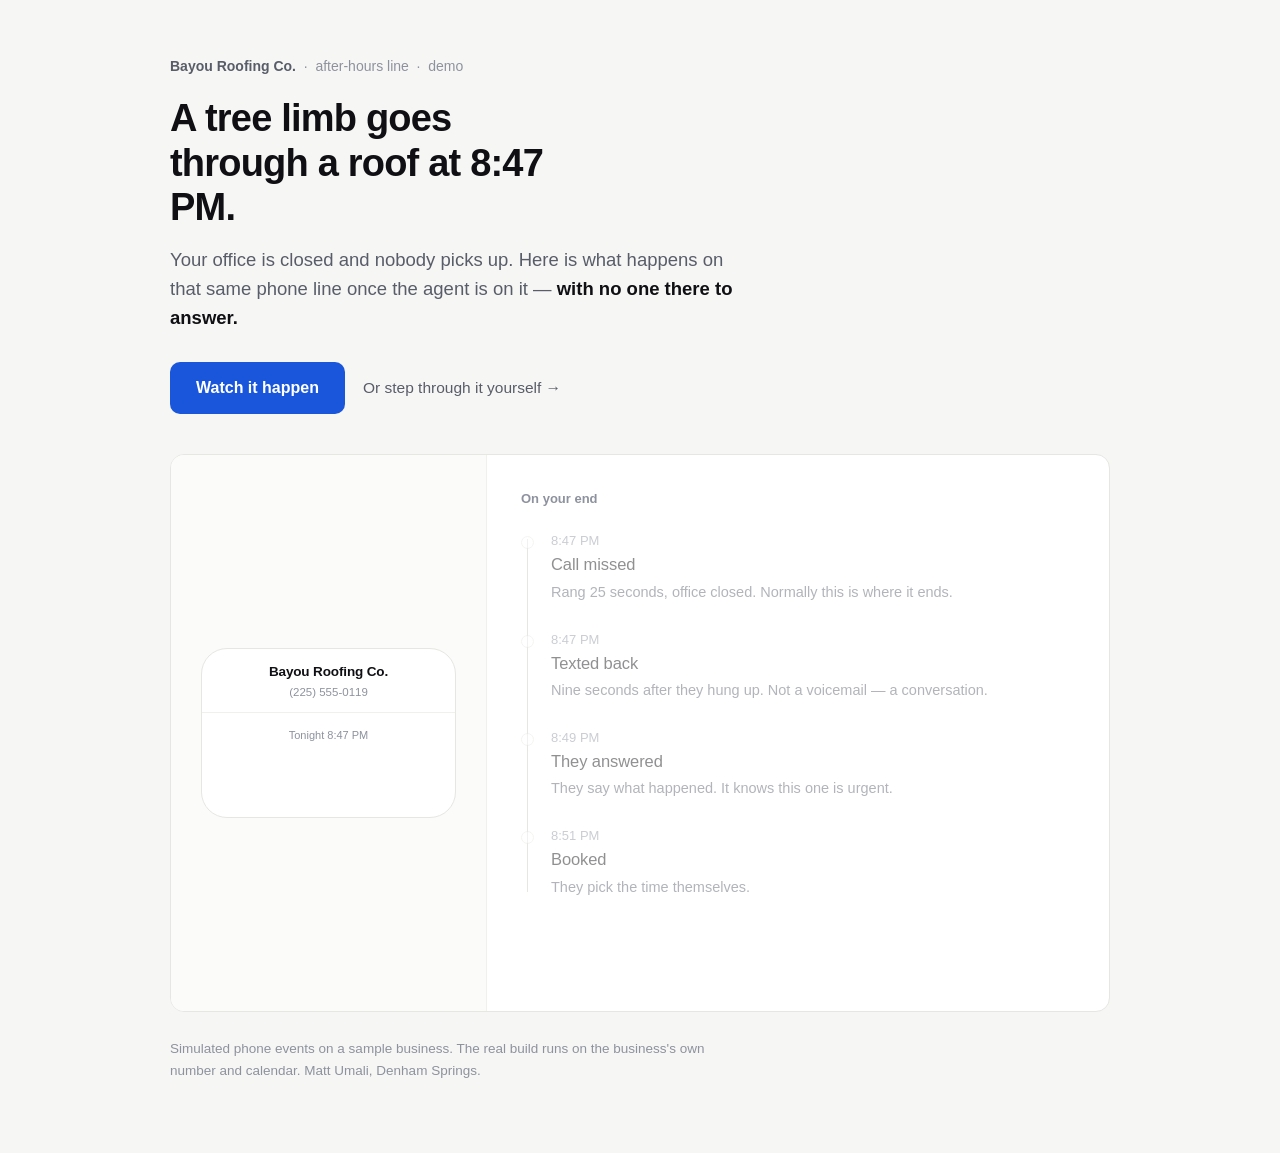
<file: index.html>
<!doctype html>
<html lang="en">
<head>
<meta charset="utf-8">
<title>AI Office Agent — Live Demo</title>
<meta name="viewport" content="width=device-width, initial-scale=1">
<link rel="icon" href="data:image/svg+xml,%3Csvg xmlns='http://www.w3.org/2000/svg' viewBox='0 0 64 64'%3E%3Crect width='64' height='64' rx='14' fill='%231a56db'/%3E%3Cpath d='M16 22h32v20H30l-8 8v-8h-6z' fill='%23fff'/%3E%3C/svg%3E">
<meta name="description" content="A missed after-hours call turns into a booked job in four minutes, with nobody answering the phone.">
<style>
  :root {
    --page:    #f6f6f4;
    --surface: #ffffff;
    --ink:     #101014;
    --ink-2:   #585d69;
    --ink-3:   #8d929e;
    --line:    #e6e6e2;
    --line-2:  #f0f0ed;
    --accent:  #1a56db;
    --radius: 14px;
    --font: -apple-system, BlinkMacSystemFont, "Segoe UI", Roboto, "Helvetica Neue", Arial, sans-serif;
  }
  * { margin: 0; padding: 0; box-sizing: border-box; }
  html { -webkit-text-size-adjust: 100%; }
  body {
    background: var(--page); color: var(--ink); font-family: var(--font);
    font-size: 17px; line-height: 1.55; padding: 56px 24px 72px;
    -webkit-font-smoothing: antialiased;
  }
  .wrap { max-width: 940px; margin: 0 auto; }

  /* ---------- opening: the story, stated once ---------- */
  .eyebrow { font-size: 14px; color: var(--ink-3); margin-bottom: 18px; }
  .eyebrow b { color: var(--ink-2); font-weight: 600; }
  h1 { font-size: 38px; line-height: 1.18; letter-spacing: -.021em; font-weight: 650; max-width: 20ch; }
  .lede { margin-top: 16px; font-size: 18.5px; color: var(--ink-2); max-width: 56ch; }
  .lede b { color: var(--ink); font-weight: 600; }

  .actions { display: flex; align-items: center; gap: 18px; margin: 30px 0 40px; flex-wrap: wrap; }
  .btn {
    font-family: var(--font); font-size: 16px; font-weight: 600; cursor: pointer;
    background: var(--accent); color: #fff; border: 0; border-radius: 10px;
    padding: 0 26px; height: 52px; line-height: 52px;
  }
  .btn:hover { background: #1449bd; }
  .linkbtn {
    background: none; border: 0; font-family: var(--font); font-size: 15.5px; color: var(--ink-2);
    cursor: pointer; padding: 8px 0; text-align: left;
  }
  .linkbtn:hover { color: var(--ink); }
  .linkbtn:disabled { color: var(--ink-3); cursor: default; }

  /* ---------- the story itself ---------- */
  .stage {
    background: var(--surface); border: 1px solid var(--line); border-radius: var(--radius);
    display: grid; grid-template-columns: 316px 1fr; overflow: hidden;
  }
  .stage .left { padding: 30px; border-right: 1px solid var(--line-2); background: #fbfbfa;
                 display: flex; align-items: center; justify-content: center; }
  .stage .right { padding: 34px 34px 30px; }

  /* phone — the surface the customer actually touches */
  .phone { width: 256px; margin: 0 auto; border-radius: 26px; background: #fff;
           border: 1px solid var(--line); overflow: hidden; }
  .phone-top { padding: 13px 14px 11px; border-bottom: 1px solid var(--line-2); text-align: center; }
  .phone-top .who { font-size: 13.5px; font-weight: 600; letter-spacing: -.01em; }
  .phone-top .sub { font-size: 11.5px; color: var(--ink-3); margin-top: 1px; }
  .thread { min-height: 104px; max-height: 340px; overflow-y: auto; padding: 14px 12px; display: flex; flex-direction: column; gap: 7px; }
  .thread::-webkit-scrollbar { width: 0; }
  .thread { -webkit-mask-image: linear-gradient(to bottom, transparent 0, #000 18px);
                    mask-image: linear-gradient(to bottom, transparent 0, #000 18px); }
  .when { text-align: center; font-size: 11px; color: var(--ink-3); margin-bottom: 3px; }
  .msg { max-width: 84%; padding: 9px 13px; font-size: 13.5px; line-height: 1.42; border-radius: 17px; animation: rise .26s ease; }
  .msg.them { background: #ececf0; color: var(--ink); align-self: flex-start; border-bottom-left-radius: 5px; }
  .msg.agent { background: var(--accent); color: #fff; align-self: flex-end; border-bottom-right-radius: 5px; }
  .msg .tap { display: block; margin-top: 8px; background: rgba(255,255,255,.19); border-radius: 9px;
              padding: 9px 11px; font-weight: 600; text-align: center; cursor: pointer; }
  .msg .tap:hover { background: rgba(255,255,255,.29); }
  .dots { align-self: flex-end; background: #ececf0; border-radius: 17px; border-bottom-right-radius: 5px;
          padding: 12px 14px; display: flex; gap: 4px; }
  .dots i { width: 6px; height: 6px; border-radius: 50%; background: #a6a9b2; animation: blink 1.15s infinite; }
  .dots i:nth-child(2) { animation-delay: .17s; } .dots i:nth-child(3) { animation-delay: .34s; }
  @keyframes blink { 0%, 60%, 100% { opacity: .3 } 30% { opacity: 1 } }
  @keyframes rise { from { opacity: 0; transform: translateY(5px) } to { opacity: 1; transform: none } }

  /* booking sheet, inside the phone where it belongs */
  .sheet { border-top: 1px solid var(--line-2); padding: 13px 12px 14px; display: none; }
  .sheet.on { display: block; animation: rise .3s ease; }
  .sheet .h { font-size: 12.5px; font-weight: 600; margin-bottom: 9px; }
  .slots { display: grid; grid-template-columns: 1fr 1fr; gap: 7px; }
  .slot { border: 1px solid var(--line); border-radius: 9px; padding: 10px 6px; text-align: center;
          font-size: 12.5px; font-family: var(--font); cursor: pointer; background: #fff; color: var(--ink); }
  .slot:hover { border-color: var(--accent); color: var(--accent); }
  .slot.taken { background: var(--accent); border-color: var(--accent); color: #fff; font-weight: 600; }

  /* the trail — what the owner sees happen. no dashboard. */
  .right h2 { font-size: 13px; font-weight: 600; color: var(--ink-3); margin-bottom: 22px; }
  .trail { list-style: none; position: relative; }
  .trail:before { content: ""; position: absolute; left: 6px; top: 8px; bottom: 10px; width: 1px; background: var(--line); }
  .trail li { position: relative; padding: 0 0 26px 30px; opacity: .46; transition: opacity .45s ease; }
  .trail li.on { opacity: 1; }
  .trail li:last-child { padding-bottom: 4px; }
  .trail .dot { position: absolute; left: 0; top: 5px; width: 13px; height: 13px; border-radius: 50%;
                background: var(--surface); border: 1.5px solid var(--line); }
  .trail li.on .dot { background: var(--accent); border-color: var(--accent); }
  .trail .t { font-size: 13px; color: var(--ink-3); font-variant-numeric: tabular-nums; }
  .trail .l { font-size: 16.5px; margin-top: 1px; letter-spacing: -.005em; }
  .trail li.on .l { font-weight: 600; }
  .trail .n { font-size: 14.5px; color: var(--ink-2); margin-top: 3px; }

  /* the single result — this replaces every KPI card */
  .result { margin-top: 30px; padding-top: 26px; border-top: 1px solid var(--line);
            opacity: 0; transform: translateY(6px); transition: opacity .5s ease, transform .5s ease; }
  .result.on { opacity: 1; transform: none; }
  .result .big { font-size: 30px; font-weight: 650; letter-spacing: -.018em; line-height: 1.25; }
  .result .small { margin-top: 10px; font-size: 16px; color: var(--ink-2); max-width: 46ch; }
  .aside { margin-top: 22px; font-size: 15.5px; color: var(--ink-2); max-width: 62ch;
           opacity: 0; transition: opacity .5s ease; }
  .aside.on { opacity: 1; }
  .aside b { color: var(--ink); font-weight: 600; }

  /* ---------- offer ---------- */
  .offer { margin-top: 34px; background: var(--surface); border: 1px solid var(--line);
           border-radius: var(--radius); padding: 34px 34px 30px; display: none; }
  .offer.on { display: block; animation: rise .4s ease; }
  .offer h2 { font-size: 26px; font-weight: 650; letter-spacing: -.018em; max-width: 26ch; }
  .offer .p { margin-top: 12px; font-size: 17px; color: var(--ink-2); max-width: 62ch; }
  .price { display: flex; gap: 40px; flex-wrap: wrap; margin: 28px 0 24px; }
  .price .it .k { font-size: 14px; color: var(--ink-3); }
  .price .it .v { font-size: 25px; font-weight: 650; letter-spacing: -.015em; margin-top: 2px; }
  .price .it .d { font-size: 14px; color: var(--ink-2); margin-top: 3px; max-width: 26ch; }
  .promise { border-left: 2px solid var(--accent); padding: 3px 0 3px 16px; font-size: 16px;
             color: var(--ink-2); max-width: 64ch; margin-bottom: 28px; }
  .promise b { color: var(--ink); font-weight: 600; }
  .cta { display: flex; align-items: center; gap: 20px; flex-wrap: wrap; }
  .cta a.go { background: var(--accent); color: #fff; text-decoration: none; font-size: 16px; font-weight: 600;
              padding: 0 26px; height: 52px; line-height: 52px; border-radius: 10px; display: inline-block; }
  .cta a.go:hover { background: #1449bd; }
  .cta a.tel { color: var(--ink); text-decoration: none; font-size: 16px; font-weight: 600; }
  .cta .sig { font-size: 14.5px; color: var(--ink-3); }

  footer { margin-top: 26px; font-size: 13.5px; color: var(--ink-3); line-height: 1.6; max-width: 76ch; }

  @media (max-width: 860px) {
    body { padding: 34px 18px 56px; font-size: 16px; }
    h1 { font-size: 29px; max-width: none; }
    .lede { font-size: 17px; }
    .actions { gap: 12px; margin: 24px 0 28px; }
    .btn { width: 100%; }
    .linkbtn { width: 100%; text-align: center; }
    .stage { grid-template-columns: 1fr; }
    .stage .left { border-right: 0; border-bottom: 1px solid var(--line-2); padding: 24px 20px;
                   align-items: flex-start; }
    .stage .right { padding: 26px 20px 24px; }
    .phone { width: 100%; max-width: 300px; }
    .thread { max-height: 320px; }
    .result .big { font-size: 24px; }
    .offer { padding: 26px 20px 24px; }
    .offer h2 { font-size: 22px; }
    .price { gap: 24px; }
    .cta a.go { width: 100%; text-align: center; }
  }
</style>
</head>
<body>
<div class="wrap">

  <div class="eyebrow" id="eyebrow"></div>
  <h1 id="hook"></h1>
  <p class="lede" id="lede"></p>

  <div class="actions">
    <button class="btn" id="playBtn" onclick="onPlay()">Watch it happen</button>
    <button class="linkbtn" id="stepBtn" onclick="nextStep()">Or step through it yourself &rarr;</button>
  </div>

  <div class="stage">
    <div class="left">
      <div class="phone">
        <div class="phone-top">
          <div class="who" id="phoneWho"></div>
          <div class="sub" id="phoneSub"></div>
        </div>
        <div class="thread" id="thread"><div class="when">Tonight 8:47 PM</div></div>
        <div class="sheet" id="sheet">
          <div class="h" id="sheetH"></div>
          <div class="slots" id="slots"></div>
        </div>
      </div>
    </div>

    <div class="right">
      <h2>On your end</h2>
      <ul class="trail" id="trail"></ul>
      <div class="result" id="result">
        <div class="big" id="resultBig"></div>
        <div class="small" id="resultSmall"></div>
      </div>
      <div class="aside" id="aside"></div>
    </div>
  </div>

  <div class="offer" id="offer">
    <h2 id="offerH"></h2>
    <p class="p" id="offerP"></p>
    <div class="price" id="price"></div>
    <div class="promise" id="promise"></div>
    <div class="cta" id="cta"></div>
  </div>

  <footer id="foot"></footer>
</div>

<script>
/* ============================================================================
   CONFIG — everything a human would want to change lives here.
   Nothing below this block needs editing to re-price, re-word, or re-brand.

   Per-prospect link (no file editing needed), e.g.
     index.html?co=Guidry%20Roofing&city=Gonzales&trade=roofing&owner=Ray
   Params: co, city, trade (roofing|hvac|plumbing), owner, phone, price, mo
   ========================================================================== */
var CONFIG = {
  seller: { name: 'Matt Umali', email: 'matt.umali579@gmail.com', phone: '', area: 'Denham Springs' },
  offer: {
    build: '$1,500', monthly: '$400/mo',
    buildDesc: 'One time. Built on the phone number and calendar you already use. You own it.',
    monthDesc: 'Optional. I host it, watch it, and send you one page a month showing what it caught.',
    guarantee: 'If it is not texting back your missed calls and booking jobs within 30 days of go-live, ' +
               'I keep working free until it does &mdash; or you get your money back.'
  },
  demoBusiness: { company: 'Bayou Roofing Co.', city: 'Baton Rouge', owner: '', phone: '(225) 555-0119' },
  trade: 'roofing'
};

/* Trade packs — swapping `trade` re-words the whole story, no other edits. */
var TRADES = {
  roofing: {
    hook: 'A tree limb goes through a roof at 8:47 PM.',
    visit: 'roof inspection', sheetH: 'Pick a time for your free roof inspection',
    ask: 'Are you calling about storm damage, a leak, or an estimate?',
    inbound: "A tree limb just went through my garage roof. Water's coming in. Can somebody come look at it?",
    triage: "That's urgent — I'm flagging it as storm damage for the crew.",
    tap: 'Book my free inspection',
    care: "If the water's actively coming in, tarp what you can and stay off the roof — we'll handle it.",
    kind: 'storm damage', jobValue: 8200, jobName: 're-roof',
    quoteAmt: '$9,800', quoteWho: 'Sarah'
  },
  hvac: {
    hook: 'Their AC dies at 8:47 PM with a baby in the house.',
    visit: 'service call', sheetH: 'Pick a time for your service call',
    ask: 'Are you calling about a no-cool, a no-heat, or a new system quote?',
    inbound: "Our AC quit tonight and the house is already 84 degrees with a baby in it. How soon can somebody come out?",
    triage: "That's a no-cool with a child in the house — I'm flagging it as priority for the crew.",
    tap: 'Book my service call',
    care: "Close the blinds on the sun side and leave the fan on AUTO, not ON, until we get there.",
    kind: 'no-cool priority', jobValue: 6400, jobName: 'system replacement',
    quoteAmt: '$7,400', quoteWho: 'Sarah'
  },
  plumbing: {
    hook: 'A water heater bursts at 8:47 PM.',
    visit: 'service call', sheetH: 'Pick a time for your service call',
    ask: 'Are you calling about a leak, a water heater, or an estimate?',
    inbound: "Water heater burst and it's running across the garage floor. Can somebody get out here?",
    triage: "That's an active leak — I'm flagging it as an emergency for the crew.",
    tap: 'Book my service call',
    care: "Shut the valve on top of the heater if you can reach it safely — that stops the flow until we get there.",
    kind: 'burst heater', jobValue: 2400, jobName: 'water heater job',
    quoteAmt: '$3,900', quoteWho: 'Sarah'
  }
};

/* ---- per-prospect link --------------------------------------------------- */
var Q = new URLSearchParams(location.search);
function q(k, d) { var v = Q.get(k); return (v && v.trim()) ? v.trim() : d; }
var TRADE_KEY = (q('trade', CONFIG.trade) || 'roofing').toLowerCase();
if (!TRADES[TRADE_KEY]) { TRADE_KEY = 'roofing'; }
var T = TRADES[TRADE_KEY];
var CO      = q('co', CONFIG.demoBusiness.company);
var OWNER   = q('owner', CONFIG.demoBusiness.owner);
var THEIR   = q('phone', CONFIG.demoBusiness.phone);
var PRICE   = q('price', CONFIG.offer.build);
var MONTHLY = q('mo', CONFIG.offer.monthly);
var NAMED   = !!Q.get('co');

function $(id) { return document.getElementById(id); }
function money(n) { return '$' + n.toLocaleString('en-US'); }

/* ---- the four beats ------------------------------------------------------ */
var BEATS = [
  { t: '8:47 PM', l: 'Call missed',   n: 'Rang 25 seconds, office closed. Normally this is where it ends.' },
  { t: '8:47 PM', l: 'Texted back',   n: 'Nine seconds after they hung up. Not a voicemail — a conversation.' },
  { t: '8:49 PM', l: 'They answered', n: 'They say what happened. It knows this one is urgent.' },
  { t: '8:51 PM', l: 'Booked',        n: 'They pick the time themselves.' }
];

function paint() {
  document.title = CO + ' — AI Office Agent Demo';
  $('eyebrow').innerHTML = '<b>' + CO + '</b> &nbsp;·&nbsp; after-hours line &nbsp;·&nbsp; demo';
  $('hook').textContent = T.hook;
  $('lede').innerHTML = 'Your office is closed and nobody picks up. Here is what happens on that same ' +
                        'phone line once the agent is on it &mdash; <b>with no one there to answer.</b>';
  $('phoneWho').textContent = CO;
  $('phoneSub').textContent = THEIR;
  $('sheetH').textContent = T.sheetH;
  $('trail').innerHTML = BEATS.map(function (b, i) {
    return '<li id="beat' + i + '"><span class="dot"></span>' +
           '<div class="t">' + b.t + '</div><div class="l">' + b.l + '</div>' +
           '<div class="n">' + b.n + '</div></li>';
  }).join('');
  $('foot').innerHTML =
    'Simulated phone events on a sample business. The real build runs on ' +
    (NAMED ? CO + "'s" : "the business's") + ' own number and calendar. ' +
    CONFIG.seller.name + ', ' + CONFIG.seller.area + '.';
  paintOffer();
}

function paintOffer() {
  $('offerH').textContent = 'That job was going to whoever answered first.';
  $('offerP').innerHTML =
    'The calls are already coming in, and ' + (NAMED ? 'you are' : 'the business is') +
    ' already paying to get them. This makes sure none of them go unanswered again — ' +
    'nights, weekends, and the hours you are on a job.';
  $('price').innerHTML =
    '<div class="it"><div class="k">The build</div><div class="v">' + PRICE + '</div>' +
      '<div class="d">' + CONFIG.offer.buildDesc + '</div></div>' +
    '<div class="it"><div class="k">If you want it maintained</div><div class="v">' + MONTHLY + '</div>' +
      '<div class="d">' + CONFIG.offer.monthDesc + '</div></div>';
  $('promise').innerHTML = '<b>My promise.</b> ' + CONFIG.offer.guarantee;

  var subj = encodeURIComponent('Missed-call agent for ' + CO);
  var body = encodeURIComponent('Hi ' + CONFIG.seller.name.split(' ')[0] +
    ",\n\nI watched the demo. Let's talk about putting this on our line.\n\nCompany: " + CO +
    '\nBest number to reach me:\nBest time to call:\n\nThanks,\n' + (OWNER || ''));
  var h = '<a class="go" href="mailto:' + CONFIG.seller.email + '?subject=' + subj + '&body=' + body +
          '">Put this on my line</a>';
  if (CONFIG.seller.phone) {
    h += '<a class="tel" href="tel:' + CONFIG.seller.phone.replace(/[^0-9+]/g, '') +
         '">or call ' + CONFIG.seller.phone + '</a>';
  }
  h += '<span class="sig">' + CONFIG.seller.name + ' &nbsp;·&nbsp; ' + CONFIG.seller.area +
       ' &nbsp;·&nbsp; ' + CONFIG.seller.email + '</span>';
  $('cta').innerHTML = h;
}

/* ---- engine -------------------------------------------------------------- */
var step = 0, booked = false, playing = false, timer = null;
var thread = $('thread');

function msg(who, html) {
  var m = document.createElement('div');
  m.className = 'msg ' + who;
  m.innerHTML = html;
  thread.appendChild(m);
  thread.scrollTop = thread.scrollHeight;
}
function typing(ms, then) {
  var d = document.createElement('div');
  d.className = 'dots';
  d.innerHTML = '<i></i><i></i><i></i>';
  thread.appendChild(d);
  thread.scrollTop = thread.scrollHeight;
  setTimeout(function () { if (d.parentNode) { d.parentNode.removeChild(d); } then(); }, ms);
}
function lightBeat(i) { var el = $('beat' + i); if (el) { el.classList.add('on'); } }

var STEP_LABELS = [
  'Or step through it yourself →',
  'Next: the agent texts back →',
  'Next: they answer →',
  'Next: it offers a real time →',
  'Next: they book it themselves →',
  'See what that was worth →',
  'That is the whole thing.'
];
function syncBtn() {
  $('stepBtn').innerHTML = STEP_LABELS[Math.min(step, STEP_LABELS.length - 1)];
  $('stepBtn').disabled = (step >= 6);
}

function nextStep() {
  if (step >= 6) { return; }
  step++;
  switch (step) {
    case 1:
      lightBeat(0);
      break;
    case 2:
      lightBeat(1);
      typing(750, function () {
        msg('agent', 'Hi, this is the assistant for ' + CO + ' — sorry we missed your call! ' +
                     T.ask + " Text back and I'll get you taken care of right now.");
      });
      break;
    case 3:
      lightBeat(2);
      msg('them', T.inbound);
      break;
    case 4:
      typing(750, function () {
        msg('agent', T.triage + " I can get somebody out as early as tomorrow. Pick a time and you're " +
                     "on the calendar:<span class='tap' onclick='openSheet()'>" + T.tap + "</span>");
      });
      break;
    case 5:
      if (!booked) { openSheet(); }
      break;
    case 6:
      showAside();
      showOffer();
      break;
  }
  syncBtn();
}

function openSheet() {
  if (booked) { return; }
  if (step < 4) { step = 4; syncBtn(); }
  var slots = ['Tue 9:00 AM', 'Tue 2:30 PM', 'Wed 8:30 AM', 'Wed 1:00 PM'];
  var el = $('slots');
  el.innerHTML = '';
  slots.forEach(function (s) {
    var b = document.createElement('button');
    b.className = 'slot';
    b.type = 'button';
    b.textContent = s;
    b.onclick = function () { pick(b, s); };
    el.appendChild(b);
  });
  $('sheet').classList.add('on');
}

function pick(el, s) {
  if (booked) { return; }
  booked = true;
  el.classList.add('taken');
  setTimeout(function () {
    $('sheet').classList.remove('on');
    msg('agent', "You're booked: <b>" + s + ", free " + T.visit + ".</b> I've sent a confirmation and " +
                 "the tech's name. " + T.care);
    lightBeat(3);
    $('beat3').querySelector('.n').textContent =
      s + ' — ' + T.kind + ', picked by the customer. Nobody on your team touched it.';
    showResult(s);
    if (step < 5) { step = 5; }
    syncBtn();
  }, 620);
}

function showResult(slot) {
  $('resultBig').textContent = 'Four minutes. One ' + T.jobName + ' saved.';
  $('resultSmall').textContent =
    (/^[18]/.test(String(T.jobValue)) ? 'An ' : 'A ') + money(T.jobValue) + ' job is on ' + (NAMED ? 'your' : 'the') + ' calendar for ' + slot +
    ', booked at 8:51 PM — on a night the office was closed and the phone went unanswered.';
  $('result').classList.add('on');
}

function showAside() {
  $('aside').innerHTML =
    '<b>It also chases the quotes that go quiet.</b> The ' + T.quoteAmt + ' estimate ' + T.quoteWho +
    ' never answered on Friday got followed up Saturday morning, without anyone remembering to do it.';
  $('aside').classList.add('on');
}

function showOffer() {
  var o = $('offer');
  o.classList.add('on');
  setTimeout(function () { o.scrollIntoView({ behavior: 'smooth', block: 'nearest' }); }, 380);
}

/* ---- auto-play: nobody should have to click six times --------------------- */
var GAPS = [900, 2500, 2300, 2500, 2300, 3000];
function onPlay() {
  if (step >= 6) { location.href = location.pathname + location.search; return; }
  if (playing) { pause(); } else { play(); }
}
function play() { playing = true; $('playBtn').textContent = 'Pause'; queue(); }
function pause() { playing = false; clearTimeout(timer); $('playBtn').textContent = 'Keep going'; }
function queue() {
  if (!playing || step >= 6) { finish(); return; }
  timer = setTimeout(function () {
    if (!playing) { return; }
    nextStep();
    if (step === 5 && !booked) {
      setTimeout(function () {
        var f = document.querySelector('.slot');
        if (f && !booked) { pick(f, f.textContent); }
        queue();
      }, 1300);
      return;
    }
    queue();
  }, GAPS[Math.min(step, GAPS.length - 1)]);
}
function finish() {
  playing = false;
  clearTimeout(timer);
  $('playBtn').textContent = (step >= 6) ? 'Watch it again' : 'Watch it happen';
}

paint();
syncBtn();
</script>
</body>
</html>
</file>
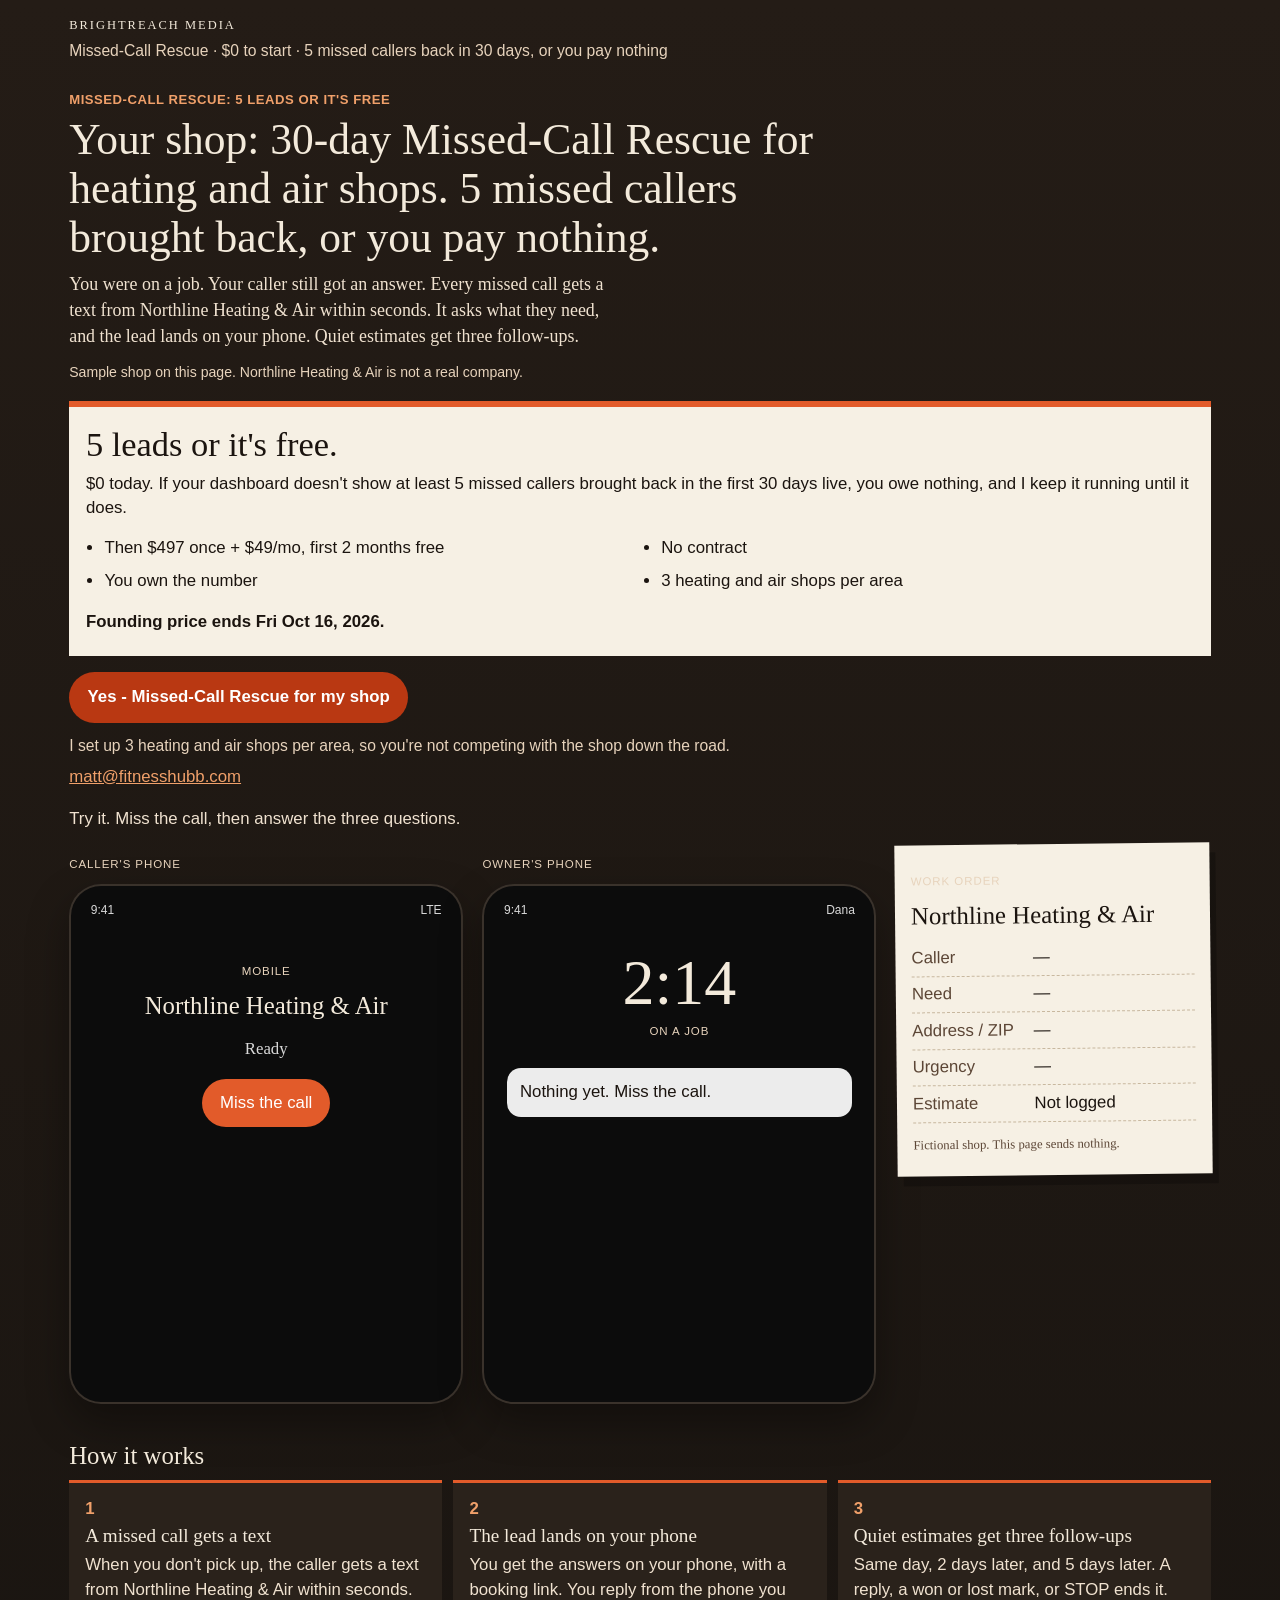
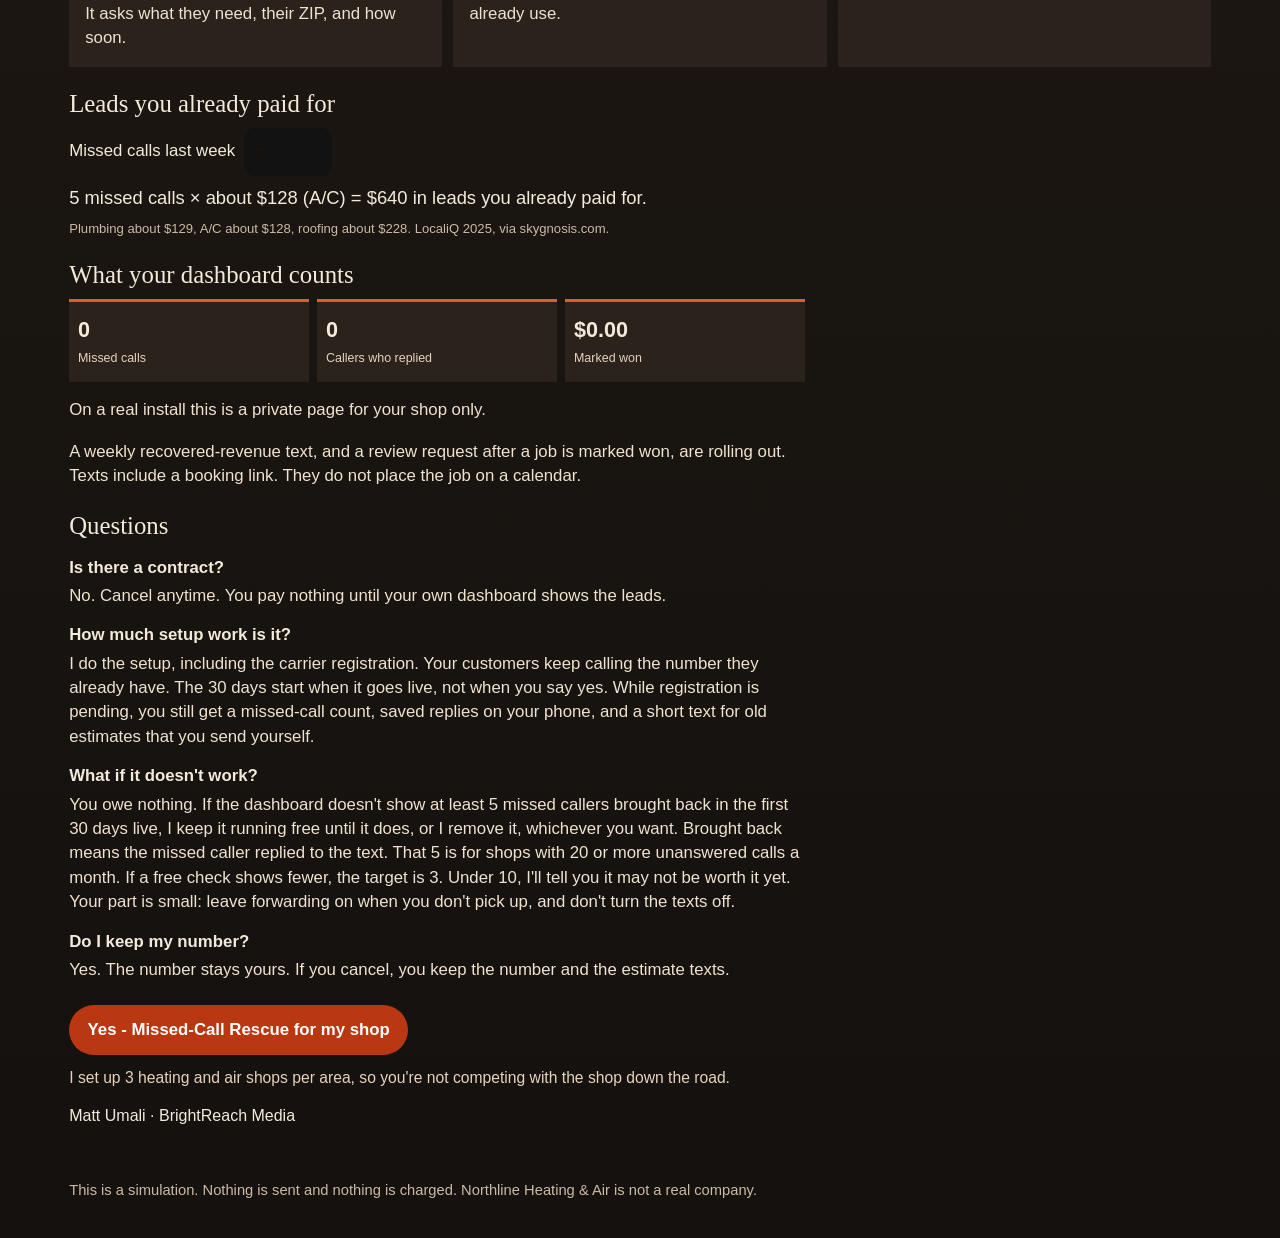
<file: missed-call/index.html>
<!DOCTYPE html>
<html lang="en">
<head>
<meta charset="utf-8">
<meta name="viewport" content="width=device-width, initial-scale=1">
<meta name="description" content="Missed-Call Rescue from BrightReach Media. $0 today. If the dashboard does not show at least 5 missed callers brought back in 30 days, you owe nothing.">
<meta http-equiv="Content-Security-Policy" content="default-src 'self'; style-src 'self'; script-src 'self'; img-src 'self' data:; connect-src 'none'; form-action 'none'; base-uri 'self'; object-src 'none'">
<title>Missed-Call Rescue: 5 Leads or It's Free · BrightReach Media</title>
<link rel="stylesheet" href="./styles.css">
</head>
<body>
<header class="top">
  <p class="brand">BrightReach Media</p>
  <p class="price">Missed-Call Rescue · $0 to start · 5 missed callers back in 30 days, or you pay nothing</p>
</header>

<main>
  <section class="hero">
    <p class="offer-name">Missed-Call Rescue: 5 Leads or It's Free</p>
    <h1 id="headline">Your shop: 30-day Missed-Call Rescue for heating and air shops. 5 missed callers brought back, or you pay nothing.</h1>
    <p class="lede" id="lede">You were on a job. Your caller still got an answer. Every missed call gets a text from Northline Heating &amp; Air within seconds. It asks what they need, and the lead lands on your phone. Quiet estimates get three follow-ups.</p>
    <p class="sample" id="sample-note">Sample shop on this page. Northline Heating &amp; Air is not a real company.</p>
  </section>

  <section class="guarantee" aria-label="Guarantee">
    <h2>5 leads or it's free.</h2>
    <p>$0 today. If your dashboard doesn't show at least 5 missed callers brought back in the first 30 days live, you owe nothing, and I keep it running until it does.</p>
    <ul>
      <li>Then $497 once + $49/mo, first 2 months free</li>
      <li>No contract</li>
      <li>You own the number</li>
      <li id="slots-line">3 heating and air shops per area</li>
    </ul>
    <p class="deadline">Founding price ends Fri Oct 16, 2026.</p>
  </section>

  <section class="next-step" aria-label="Next step">
    <a class="button cta-link" data-cta data-cta-label href="mailto:matt@fitnesshubb.com?subject=YES%20-%20Missed-Call%20Rescue%20for%20my%20shop&amp;body=Hi%20Matt%2C%0A%0AYes.%20I%20want%20Missed-Call%20Rescue%20for%20my%20shop.%0A%0ABest%20number%20to%20reach%20me%3A%0A%0AThanks">Yes - Missed-Call Rescue for my shop</a>
    <p class="scarcity">I set up 3 heating and air shops per area, so you're not competing with the shop down the road.</p>
    <p class="mail-line"><a data-cta href="mailto:matt@fitnesshubb.com?subject=YES%20-%20Missed-Call%20Rescue%20for%20my%20shop&amp;body=Hi%20Matt%2C%0A%0AYes.%20I%20want%20Missed-Call%20Rescue%20for%20my%20shop.%0A%0ABest%20number%20to%20reach%20me%3A%0A%0AThanks">matt@fitnesshubb.com</a></p>
  </section>

  <p class="try" id="try-line">Try it. Miss the call, then answer the three questions.</p>

  <section class="stage" aria-label="Missed-call simulation">
    <article class="device customer">
      <p class="device-label">Caller's phone</p>
      <div class="phone" id="customer-phone">
        <div class="statusbar"><span>9:41</span><span>LTE</span></div>
        <div id="call-screen" class="call-screen">
          <p class="call-kicker">Mobile</p>
          <h2 id="call-name">Northline Heating &amp; Air</h2>
          <p class="call-status" id="call-status">Ready</p>
          <button type="button" class="call-button" id="miss-call">Miss the call</button>
        </div>
        <div id="thread" class="thread hidden" aria-live="polite"></div>
        <form id="composer" class="composer hidden">
          <input id="draft" name="draft" autocomplete="off" placeholder="Reply as the caller">
          <button type="submit">Send</button>
        </form>
      </div>
      <div class="chips" id="chips"></div>
    </article>

    <article class="device owner">
      <p class="device-label">Owner's phone</p>
      <div class="phone owner-phone">
        <div class="statusbar"><span>9:41</span><span>Dana</span></div>
        <div class="lock">
          <p class="lock-time">2:14</p>
          <p class="lock-date" id="lock-place">On a job</p>
          <div id="owner-feed" class="owner-feed">
            <p class="empty-note">Nothing yet. Miss the call.</p>
          </div>
        </div>
      </div>
    </article>

    <aside class="ticket" id="ticket">
      <p class="ticket-kicker">Work order</p>
      <h2 id="ticket-name">Northline Heating &amp; Air</h2>
      <dl>
        <div><dt>Caller</dt><dd id="t-phone">—</dd></div>
        <div><dt>Need</dt><dd id="t-need">—</dd></div>
        <div><dt>Address / ZIP</dt><dd id="t-place">—</dd></div>
        <div><dt>Urgency</dt><dd id="t-urgency">—</dd></div>
        <div><dt>Estimate</dt><dd id="t-estimate">Not logged</dd></div>
      </dl>
      <p class="ticket-foot" id="ticket-foot">Fictional shop. This page sends nothing.</p>
    </aside>
  </section>

  <section class="how" aria-label="How it works">
    <h2>How it works</h2>
    <ol class="steps">
      <li>
        <span class="num">1</span>
        <h3>A missed call gets a text</h3>
        <p id="step-1-copy">When you don't pick up, the caller gets a text from Northline Heating &amp; Air within seconds. It asks what they need, their ZIP, and how soon.</p>
      </li>
      <li>
        <span class="num">2</span>
        <h3>The lead lands on your phone</h3>
        <p>You get the answers on your phone, with a booking link. You reply from the phone you already use.</p>
      </li>
      <li>
        <span class="num">3</span>
        <h3>Quiet estimates get three follow-ups</h3>
        <p>Same day, 2 days later, and 5 days later. A reply, a won or lost mark, or STOP ends it.</p>
      </li>
    </ol>
  </section>

  <section class="leak" aria-label="Missed-call math">
    <h2>Leads you already paid for</h2>
    <p class="leak-row">
      <label for="missed-count">Missed calls last week</label>
      <input id="missed-count" type="number" min="0" max="500" value="5" inputmode="numeric">
    </p>
    <p id="leak-result"></p>
    <p class="fine">Plumbing about $129, A/C about $128, roofing about $228. LocaliQ 2025, via skygnosis.com.</p>
  </section>

  <section class="followups hidden" id="followups">
    <h2>Estimate follow-up</h2>
    <p>Same texts your customers get: same day, 2 days later, 5 days later. A reply, a won/lost mark, or STOP ends it.</p>
    <ol id="followup-list"></ol>
  </section>

  <section class="proof">
    <h2>What your dashboard counts</h2>
    <div class="stats" id="stats"></div>
    <p>On a real install this is a private page for your shop only.</p>
    <p>A weekly recovered-revenue text, and a review request after a job is marked won, are rolling out. Texts include a booking link. They do not place the job on a calendar.</p>
  </section>

  <section class="faq" aria-label="Questions">
    <h2>Questions</h2>
    <dl>
      <dt>Is there a contract?</dt>
      <dd>No. Cancel anytime. You pay nothing until your own dashboard shows the leads.</dd>
      <dt>How much setup work is it?</dt>
      <dd>I do the setup, including the carrier registration. Your customers keep calling the number they already have. The 30 days start when it goes live, not when you say yes. While registration is pending, you still get a missed-call count, saved replies on your phone, and a short text for old estimates that you send yourself.</dd>
      <dt>What if it doesn't work?</dt>
      <dd>You owe nothing. If the dashboard doesn't show at least 5 missed callers brought back in the first 30 days live, I keep it running free until it does, or I remove it, whichever you want. Brought back means the missed caller replied to the text. That 5 is for shops with 20 or more unanswered calls a month. If a free check shows fewer, the target is 3. Under 10, I'll tell you it may not be worth it yet. Your part is small: leave forwarding on when you don't pick up, and don't turn the texts off.</dd>
      <dt>Do I keep my number?</dt>
      <dd>Yes. The number stays yours. If you cancel, you keep the number and the estimate texts.</dd>
    </dl>
  </section>

  <section class="next-step bottom-cta" aria-label="Say yes">
    <a class="button cta-link" data-cta data-cta-label href="mailto:matt@fitnesshubb.com?subject=YES%20-%20Missed-Call%20Rescue%20for%20my%20shop&amp;body=Hi%20Matt%2C%0A%0AYes.%20I%20want%20Missed-Call%20Rescue%20for%20my%20shop.%0A%0ABest%20number%20to%20reach%20me%3A%0A%0AThanks">Yes - Missed-Call Rescue for my shop</a>
    <p class="scarcity">I set up 3 heating and air shops per area, so you're not competing with the shop down the road.</p>
    <p class="sign">Matt Umali · BrightReach Media</p>
  </section>
</main>

<footer>
  <p id="page-foot">This is a simulation. Nothing is sent and nothing is charged. Northline Heating &amp; Air is not a real company.</p>
</footer>
<script src="./engine.js"></script>
<script src="./demo.js"></script>
</body>
</html>
</file>
<file: missed-call/styles.css>
:root {
  --ink: #1b140f;
  --paper: #f3eadb;
  --orange: #e25b2a;
  --button: #b93812;
  --carbon: #1d4e89;
  --card: #f6f0e4;
  --muted: #e7d3bc;
  color-scheme: dark;
}

* { box-sizing: border-box; }

html { -webkit-text-size-adjust: 100%; }

body {
  margin: 0;
  background:
    radial-gradient(900px 420px at 0% -10%, rgba(226, 91, 42, 0.2), transparent 55%),
    linear-gradient(180deg, #241c16 0%, #14110e 100%);
  color: var(--paper);
  font-family: Georgia, "Iowan Old Style", Palatino, "Palatino Linotype", serif;
  font-size: 1.05rem;
  line-height: 1.45;
}

.top, main, footer {
  width: min(1180px, 100%);
  margin: 0 auto;
  padding: 1rem 1rem 0;
}

.brand {
  letter-spacing: 0.16em;
  text-transform: uppercase;
  font-size: 0.78rem;
  margin: 0;
}

.price {
  margin: 0.35rem 0 0;
  color: var(--muted);
  font-family: "Segoe UI", Helvetica, Arial, sans-serif;
  font-size: 0.98rem;
  line-height: 1.35;
}

.offer-name {
  margin: 0.85rem 0 0.35rem;
  color: #f0a06a;
  font-family: "Segoe UI", Helvetica, Arial, sans-serif;
  font-size: 0.82rem;
  font-weight: 700;
  letter-spacing: 0.04em;
  text-transform: uppercase;
}

h1 {
  font-weight: 500;
  font-size: clamp(1.85rem, 8vw, 2.35rem);
  line-height: 1.12;
  margin: 0.2rem 0 0.7rem;
  overflow-wrap: anywhere;
}

h2 {
  font-weight: 500;
  font-size: 1.55rem;
  line-height: 1.2;
  margin: 0 0 0.55rem;
}

h3 {
  font-family: Georgia, Palatino, serif;
  font-size: 1.2rem;
  font-weight: 500;
  line-height: 1.25;
  margin: 0.15rem 0 0.35rem;
}

.lede {
  margin: 0;
  max-width: 62ch;
  font-size: 1.12rem;
  color: #f0e2d0;
}

.sample {
  margin: 0.75rem 0 0;
  color: var(--muted);
  font-family: "Segoe UI", Helvetica, Arial, sans-serif;
  font-size: 0.88rem;
}

.guarantee {
  margin: 1.15rem 0 0;
  padding: 1.05rem 1.05rem 1rem;
  background: var(--card);
  color: var(--ink);
  border-top: 6px solid var(--orange);
}

.guarantee h2 {
  font-size: clamp(1.7rem, 6vw, 2.15rem);
  margin-bottom: 0.4rem;
}

.guarantee p,
.guarantee li {
  font-family: "Segoe UI", Helvetica, Arial, sans-serif;
}

.guarantee p { margin: 0.35rem 0; }

.guarantee ul {
  margin: 0.7rem 0 0.35rem;
  padding-left: 1.15rem;
}

.guarantee li { margin: 0.28rem 0; }

.deadline {
  margin-top: 0.75rem !important;
  font-weight: 750;
}

.next-step { margin: 1rem 0 0.4rem; }

.button {
  display: block;
  width: 100%;
  text-align: center;
  background: var(--button);
  color: #fff;
  text-decoration: none;
  border-radius: 999px;
  padding: 0.9rem 1.15rem;
  font-family: "Segoe UI", Helvetica, Arial, sans-serif;
  font-weight: 700;
  font-size: 1.05rem;
  line-height: 1.3;
  overflow-wrap: anywhere;
}

.scarcity {
  margin: 0.75rem 0 0;
  color: var(--muted);
  font-family: "Segoe UI", Helvetica, Arial, sans-serif;
  font-size: 0.98rem;
}

.mail-line { margin: 0.45rem 0 0; }

.mail-line a,
.sign {
  font-family: "Segoe UI", Helvetica, Arial, sans-serif;
}

.mail-line a { color: #f0a06a; }

.sign {
  margin: 0.85rem 0 0;
  color: var(--paper);
  font-size: 1rem;
}

.try {
  margin: 1.15rem 0 0;
  color: #f0e2d0;
  font-family: "Segoe UI", Helvetica, Arial, sans-serif;
}

.stage {
  display: grid;
  grid-template-columns: 1fr;
  gap: 1.2rem;
  align-items: start;
  margin: 0.8rem 0 1.6rem;
}

.device-label, .ticket-kicker, .lock-date, .call-kicker, .fine, .faq dt, .num {
  font-family: "Segoe UI", Helvetica, Arial, sans-serif;
}

.device-label, .ticket-kicker, .lock-date, .call-kicker {
  letter-spacing: 0.08em;
  text-transform: uppercase;
  font-size: 0.72rem;
  color: var(--muted);
}

.phone {
  background: #0c0c0c;
  border-radius: 28px;
  padding: 12px 12px 16px;
  min-height: 360px;
  box-shadow: 0 18px 40px rgba(0, 0, 0, 0.35), inset 0 0 0 2px #3a322b;
  display: flex;
  flex-direction: column;
}

.statusbar, .composer, .chips, .stats, .ticket dl, footer, .followups p, .proof p, .how p, .leak p, .faq dd, .leak-row {
  font-family: "Segoe UI", Helvetica, Arial, sans-serif;
}

.statusbar {
  display: flex;
  justify-content: space-between;
  color: #d9d9d9;
  font-size: 0.75rem;
  padding: 0.35rem 0.6rem 0.5rem;
}

.call-screen, .lock { text-align: center; padding: 1.5rem 0.8rem 1rem; }

.call-screen h2, .ticket h2 { margin: 0.2rem 0; font-weight: 500; overflow-wrap: anywhere; }

.call-status { color: #d9d9d9; }

.call-button, .composer button, .chips button {
  background: var(--orange);
  color: white;
  border: 0;
  border-radius: 999px;
  padding: 0.75rem 1.1rem;
  min-height: 48px;
  font: inherit;
  font-family: "Segoe UI", Helvetica, Arial, sans-serif;
  cursor: pointer;
}

.thread {
  flex: 1;
  overflow: auto;
  display: flex;
  flex-direction: column;
  gap: 0.45rem;
  padding: 0.4rem;
  max-height: 420px;
}

.bubble {
  max-width: 85%;
  padding: 0.65rem 0.75rem;
  border-radius: 16px;
  white-space: pre-wrap;
  overflow-wrap: anywhere;
  font-family: "Segoe UI", Helvetica, Arial, sans-serif;
  font-size: 0.92rem;
  line-height: 1.35;
}

.bubble.them { background: #2c2c2e; color: white; border-bottom-left-radius: 4px; }
.bubble.me { background: #1d4e89; color: white; align-self: flex-end; border-bottom-right-radius: 4px; }

.composer { display: flex; gap: 0.4rem; padding: 0.4rem; }

.composer input {
  flex: 1;
  min-width: 0;
  border: 0;
  border-radius: 999px;
  padding: 0.7rem 0.9rem;
  min-height: 48px;
  font: inherit;
  font-family: "Segoe UI", Helvetica, Arial, sans-serif;
}

.chips { display: flex; flex-wrap: wrap; gap: 0.4rem; margin-top: 0.7rem; }
.chips button { background: transparent; color: var(--paper); border: 1px solid #8c7560; }

.owner-feed { text-align: left; display: flex; flex-direction: column; gap: 0.6rem; }

.note, .empty-note {
  background: rgba(255, 255, 255, 0.92);
  color: var(--ink);
  border-radius: 14px;
  padding: 0.75rem 0.8rem;
  text-align: left;
  font-family: "Segoe UI", Helvetica, Arial, sans-serif;
  white-space: pre-wrap;
  overflow-wrap: anywhere;
}

.note strong {
  display: block;
  color: var(--orange);
  font-size: 0.75rem;
  letter-spacing: 0.06em;
  text-transform: uppercase;
}

.ticket {
  background: var(--card);
  color: var(--ink);
  padding: 1rem 1rem 0.6rem;
  box-shadow: 6px 10px 0 rgba(0, 0, 0, 0.25);
}

.ticket dl { margin: 0.6rem 0; }

.ticket div {
  display: grid;
  grid-template-columns: 7.2rem 1fr;
  gap: 0.4rem;
  padding: 0.35rem 0;
  border-bottom: 1px dashed #c8b89f;
}

.ticket dt { color: #5c4636; }
.ticket dd { margin: 0; overflow-wrap: anywhere; }
.ticket-foot { font-size: 0.8rem; color: #5c4636; }

.lock-time { font-size: 3rem; margin: 0.2rem 0; line-height: 0.9; }

.how, .leak, .followups, .proof, .faq { margin: 0.4rem 0 1.4rem; }

.steps {
  list-style: none;
  margin: 0;
  padding: 0;
  display: grid;
  gap: 0.7rem;
}

.steps li {
  background: #2a221b;
  padding: 0.9rem 1rem 1rem;
  border-top: 3px solid var(--orange);
}

.steps p { margin: 0; color: #f0e2d0; }

.num {
  display: inline-block;
  min-width: 1.6rem;
  color: #f0a06a;
  font-weight: 700;
  letter-spacing: 0.04em;
}

.leak-row {
  display: flex;
  flex-wrap: wrap;
  align-items: center;
  gap: 0.55rem;
  margin: 0 0 0.6rem;
}

.leak input {
  width: 5.5rem;
  border: 0;
  border-radius: 10px;
  padding: 0.55rem 0.7rem;
  min-height: 48px;
  font: inherit;
  font-family: "Segoe UI", Helvetica, Arial, sans-serif;
  color: var(--ink);
}

#leak-result {
  margin: 0;
  font-size: 1.15rem;
  color: var(--paper);
}

.fine { margin: 0.45rem 0 0; color: #cbbba6; font-size: 0.82rem; }

.followups ol { padding: 0; list-style: none; display: grid; gap: 0.7rem; }

.followups li {
  background: var(--card);
  color: var(--ink);
  padding: 0.8rem 1rem;
  font-family: "Segoe UI", Helvetica, Arial, sans-serif;
}

.followups li span {
  display: block;
  color: var(--orange);
  font-size: 0.78rem;
  letter-spacing: 0.06em;
  text-transform: uppercase;
}

.stats {
  display: grid;
  grid-template-columns: repeat(3, minmax(0, 1fr));
  gap: 0.5rem;
}

.stats div { background: #2a221b; padding: 0.75rem 0.55rem; border-top: 3px solid var(--orange); }
.stats strong { display: block; font-size: 1.35rem; }
.stats span { color: var(--muted); font-size: 0.78rem; }

.proof p, .faq dd { color: #f0e2d0; }

.faq dl { margin: 0; }
.faq dt { margin-top: 0.95rem; font-size: 1.05rem; font-weight: 700; color: var(--paper); }
.faq dd { margin: 0.25rem 0 0; }

.bottom-cta { margin-top: 0.2rem; margin-bottom: 1.4rem; }

.hidden { display: none !important; }

footer { padding-bottom: 1.4rem; color: #cbbba6; font-size: 0.92rem; }

a:focus-visible, button:focus-visible, input:focus-visible {
  outline: 3px solid #f0a06a;
  outline-offset: 2px;
}

@media (min-width: 800px) {
  .steps { grid-template-columns: repeat(3, 1fr); }
  .guarantee ul {
    display: grid;
    grid-template-columns: 1fr 1fr;
    column-gap: 1.5rem;
  }
  .button { display: inline-block; width: auto; max-width: 36rem; }
  h1 { font-size: clamp(2.15rem, 3.4vw, 2.9rem); max-width: 18em; }
  .lock-time { font-size: 4rem; }
  .phone { min-height: 520px; border-radius: 32px; }
}

@media (min-width: 980px) {
  .top, main, footer { padding-left: 1.2rem; padding-right: 1.2rem; }
  .stage { grid-template-columns: minmax(260px, 1fr) minmax(260px, 1fr) minmax(240px, 0.8fr); }
  .ticket { transform: rotate(-0.6deg); }
  .leak, .faq, .proof, .followups { max-width: 46rem; }
}

@media (max-width: 360px) {
  .stats { grid-template-columns: 1fr; }
}
</file>
